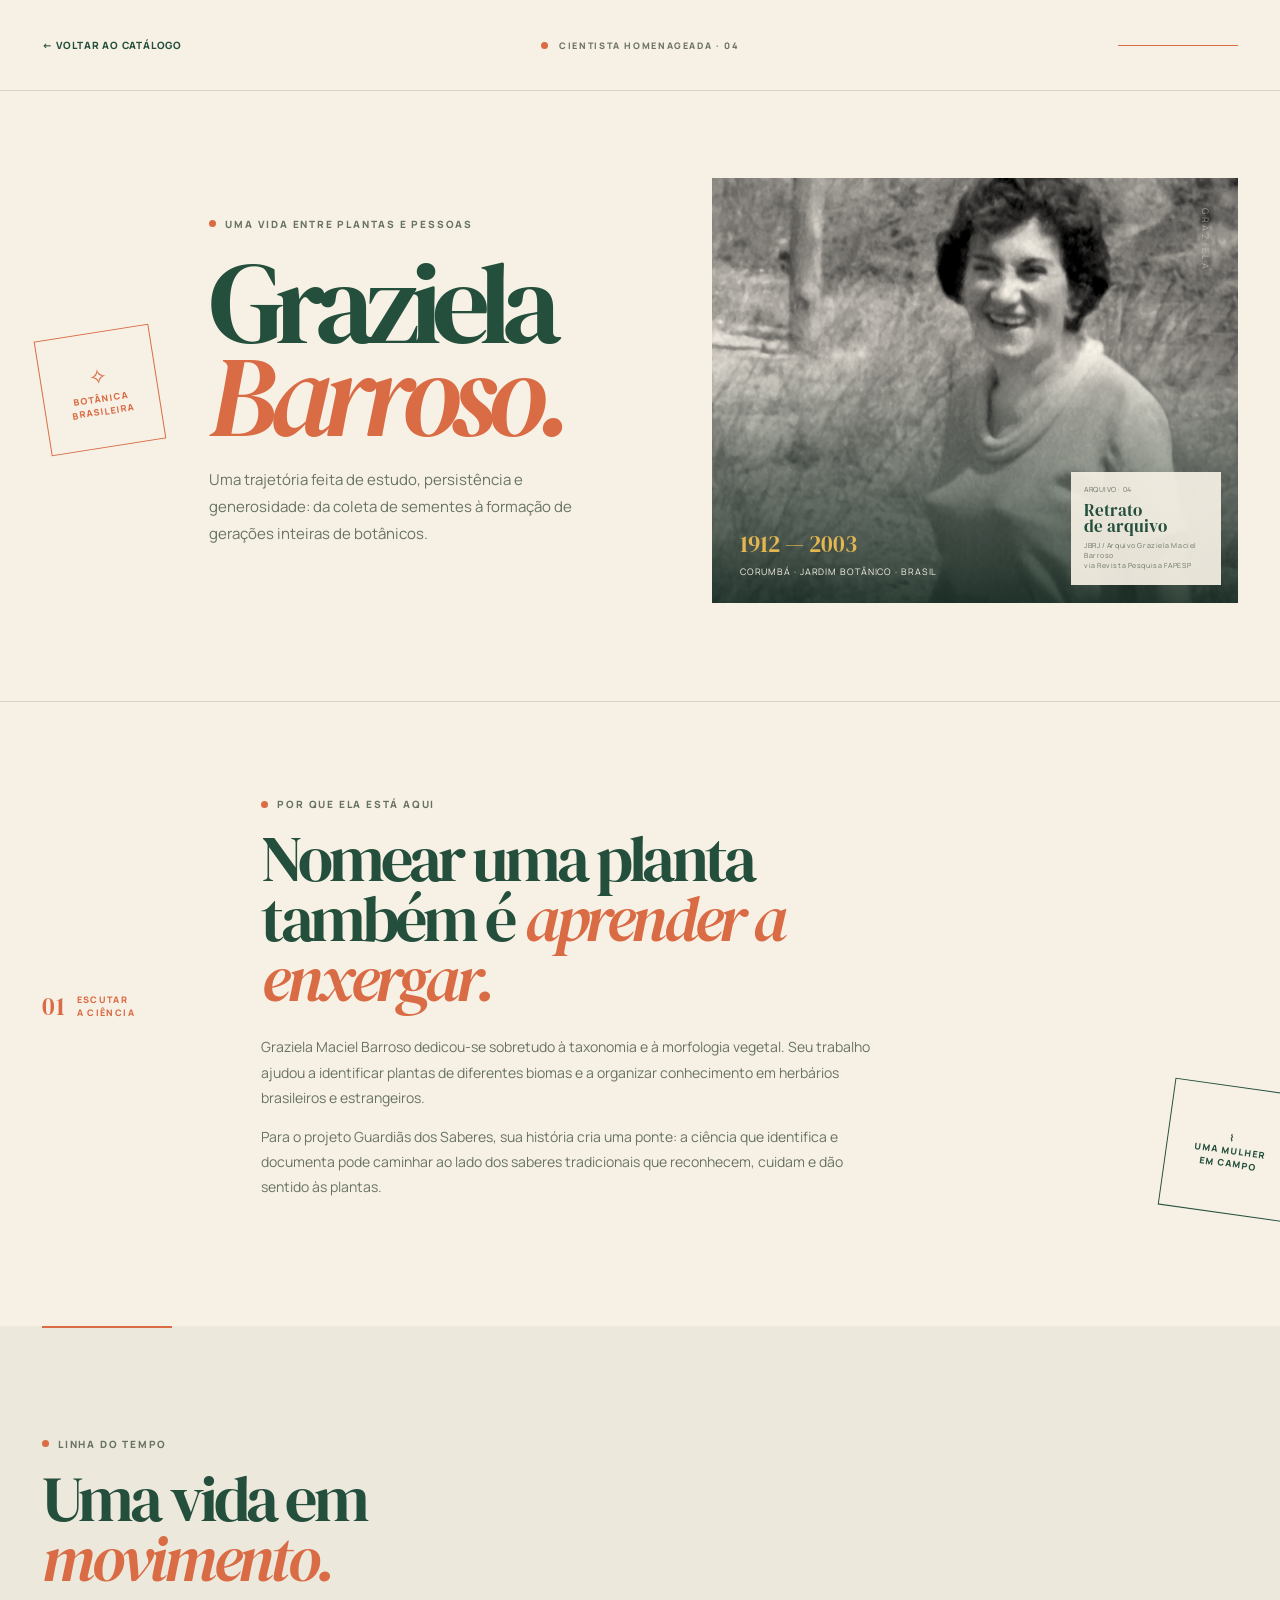
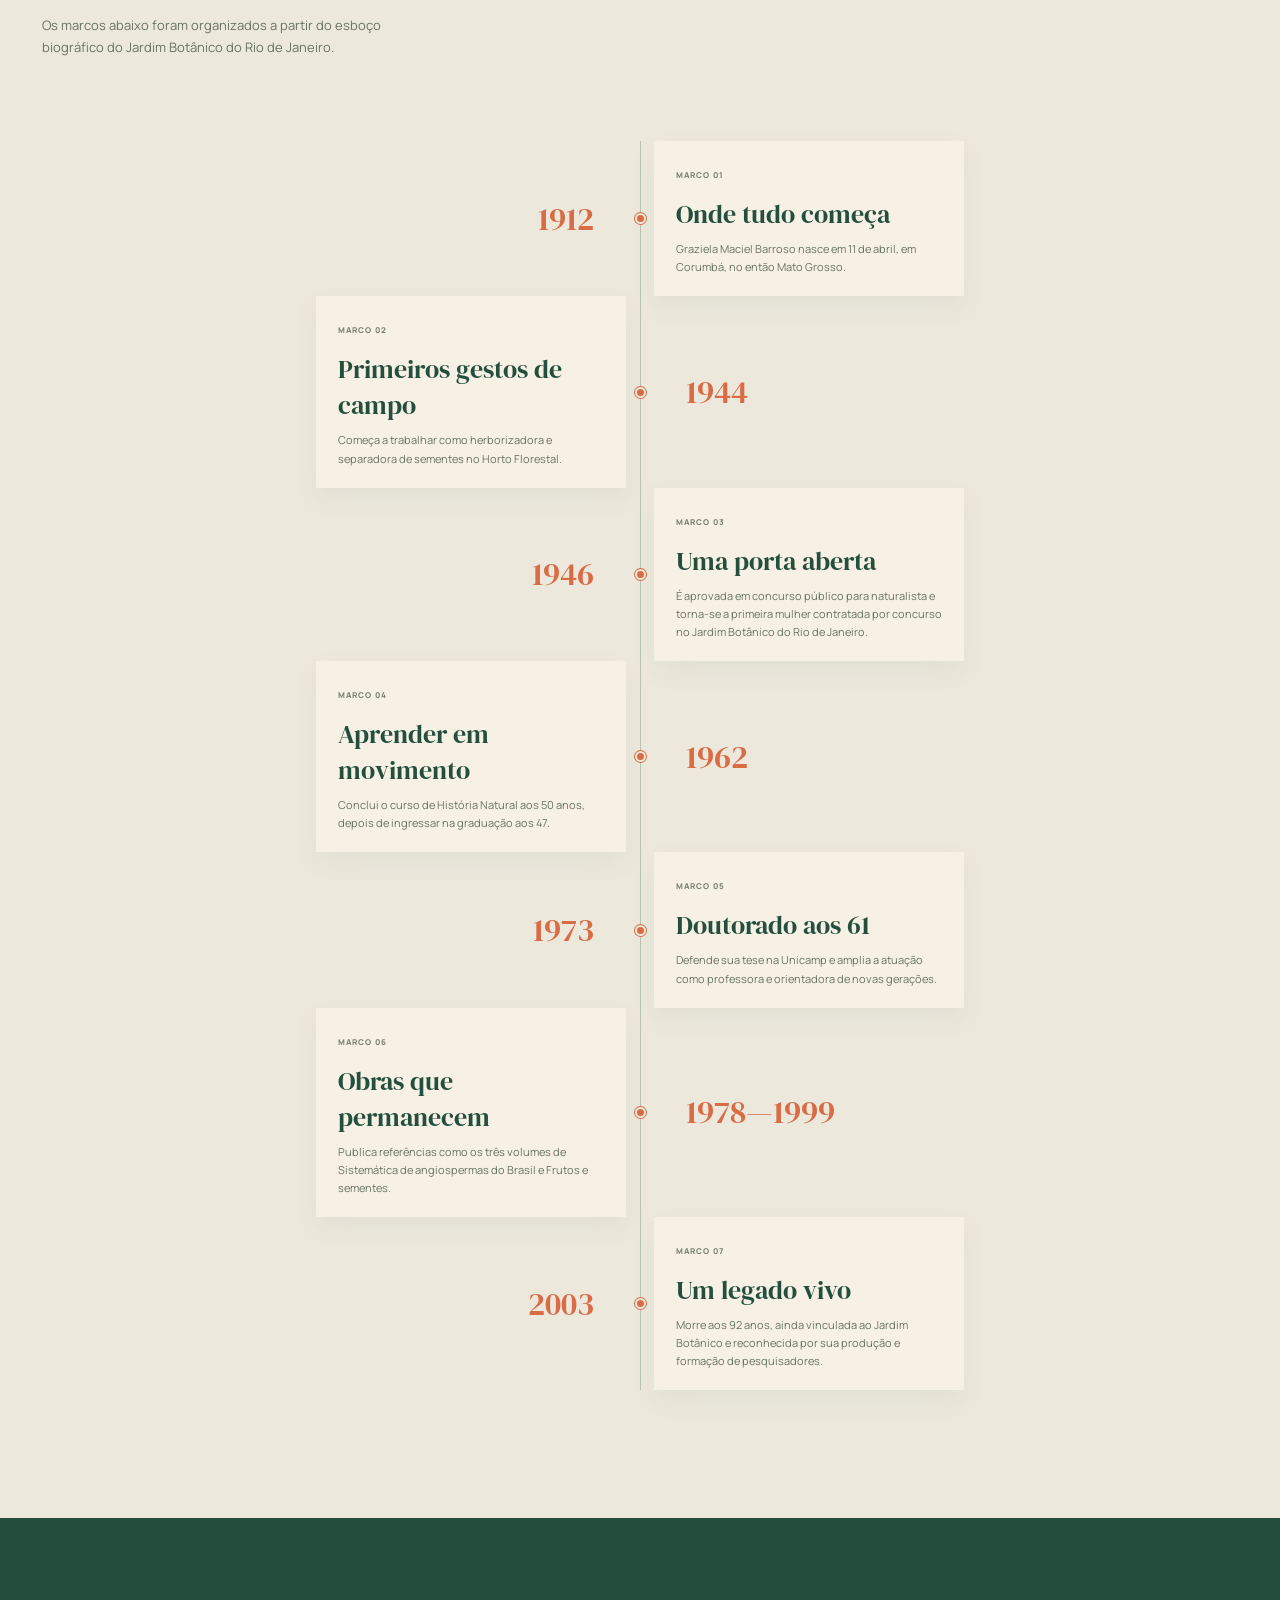
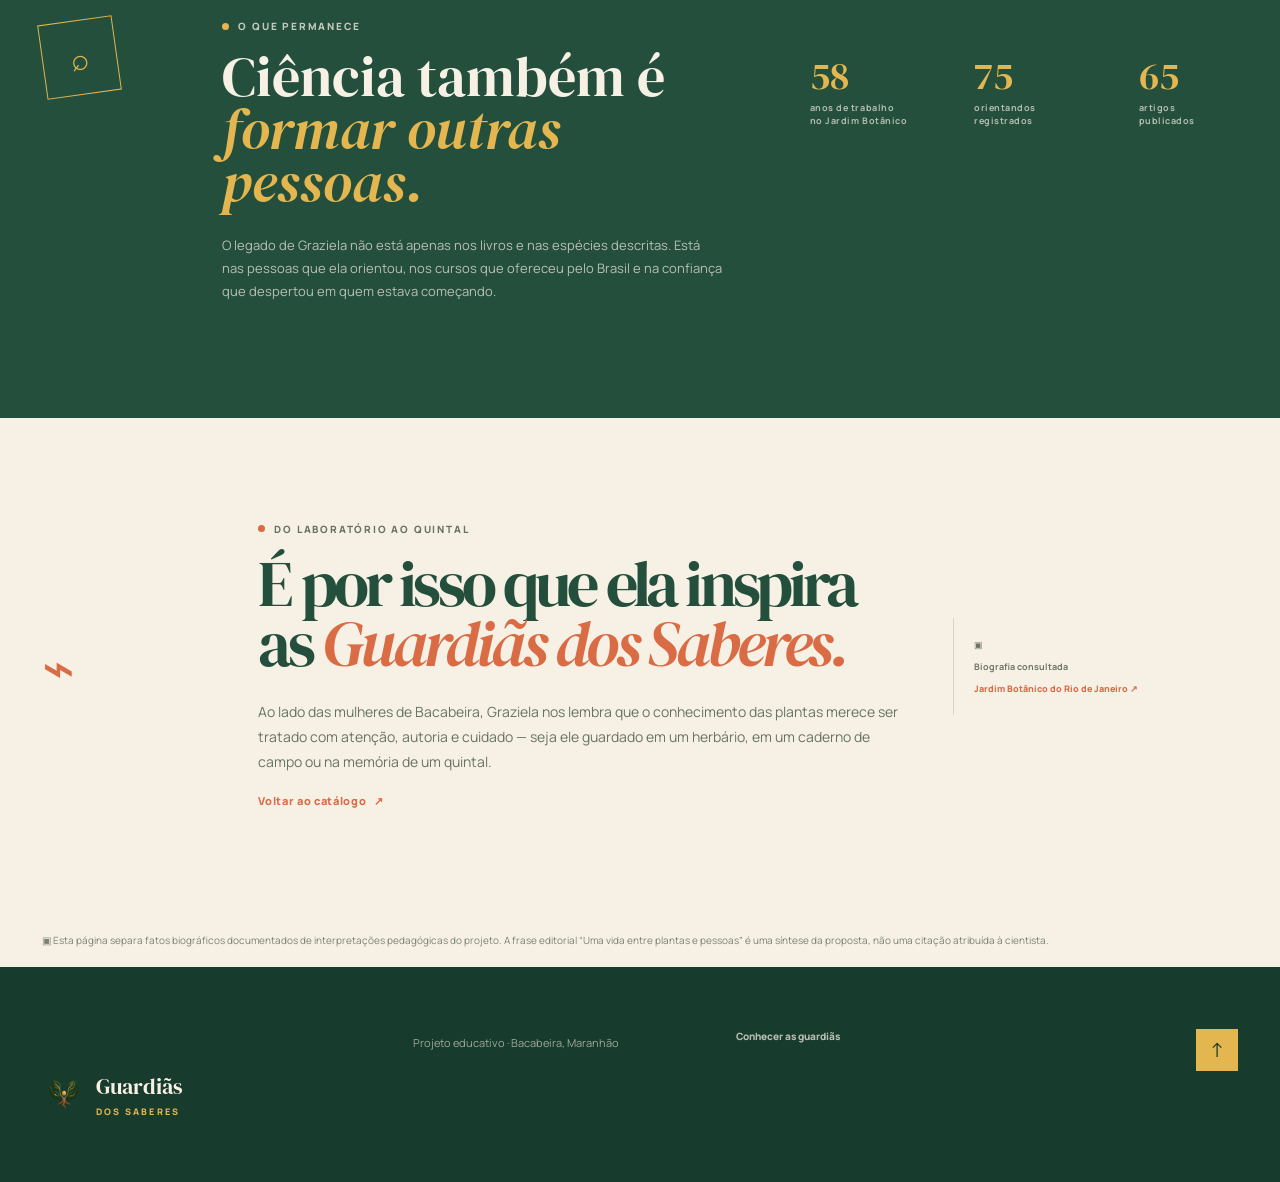
<file: graziela.html>
<!doctype html>
<html lang="pt-BR">
  <head>
    <meta charset="UTF-8" />
    <meta name="viewport" content="width=device-width, initial-scale=1" />
    <meta name="description" content="Trajetória de Graziela Barroso, cientista homenageada pelo projeto Guardiãs dos Saberes." />
    <title>Graziela Barroso · Guardiãs dos Saberes</title>
    <link rel="preconnect" href="https://fonts.googleapis.com" />
    <link rel="preconnect" href="https://fonts.gstatic.com" crossorigin />
    <link href="https://fonts.googleapis.com/css2?family=DM+Serif+Display:ital@0;1&family=Manrope:wght@400;500;600;700;800&display=swap" rel="stylesheet" />
    <link rel="stylesheet" href="css/style.css" />
  </head>
  <body data-page="graziela">
    <header class="sub-header"><a href="index.html" class="back-link">← Voltar ao catálogo</a><span><i></i> Cientista homenageada · 04</span><b></b></header>
    <main>
      <section class="graziela-hero"><div class="graziela-seal">✧<br /><span>BOTÂNICA<br />BRASILEIRA</span></div><div><p class="eyebrow"><i></i> Uma vida entre plantas e pessoas</p><h1>Graziela<br /><em>Barroso.</em></h1><p>Uma trajetória feita de estudo, persistência e generosidade: da coleta de sementes à formação de gerações inteiras de botânicos.</p></div><figure><img src="assets/graziela-barroso-arquivo.jpg" alt="Retrato histórico de Graziela Barroso" /><div></div><figcaption><strong>1912 — 2003</strong><span>Corumbá · Jardim Botânico · Brasil</span></figcaption><aside><span>ARQUIVO · 04</span><b>Retrato<br />de arquivo</b><em>JBRJ / Arquivo Graziela Maciel Barroso<br />via Revista Pesquisa FAPESP</em></aside></figure></section>
      <section class="graziela-intro"><div><b>01</b><span>Escutar<br />a ciência</span></div><div><p class="eyebrow"><i></i> Por que ela está aqui</p><h2>Nomear uma planta também é <em>aprender a enxergar.</em></h2><p>Graziela Maciel Barroso dedicou-se sobretudo à taxonomia e à morfologia vegetal. Seu trabalho ajudou a identificar plantas de diferentes biomas e a organizar conhecimento em herbários brasileiros e estrangeiros.</p><p>Para o projeto Guardiãs dos Saberes, sua história cria uma ponte: a ciência que identifica e documenta pode caminhar ao lado dos saberes tradicionais que reconhecem, cuidam e dão sentido às plantas.</p></div><div class="field-stamp">⌇<br />Uma mulher<br />em campo</div></section>
      <!-- LINHA DO TEMPO: os eventos são criados a partir de GRAZIELA_TIMELINE em js/app.js. -->
      <section class="timeline-section"><div class="timeline-head"><p class="eyebrow"><i></i> Linha do tempo</p><h2>Uma vida em<br /><em>movimento.</em></h2><p>Os marcos abaixo foram organizados a partir do esboço biográfico do Jardim Botânico do Rio de Janeiro.</p></div><div class="timeline" id="timeline"></div></section>
      <section class="legacy-section"><span>⌕</span><div><p class="eyebrow eyebrow-light"><i></i> O que permanece</p><h2>Ciência também é <em>formar outras pessoas.</em></h2><p>O legado de Graziela não está apenas nos livros e nas espécies descritas. Está nas pessoas que ela orientou, nos cursos que ofereceu pelo Brasil e na confiança que despertou em quem estava começando.</p></div><div class="legacy-numbers"><b>58<small>anos de trabalho<br />no Jardim Botânico</small></b><b>75<small>orientandos<br />registrados</small></b><b>65<small>artigos<br />publicados</small></b></div></section>
      <section class="connection-section"><span>⌁</span><div><p class="eyebrow"><i></i> Do laboratório ao quintal</p><h2>É por isso que ela inspira<br />as <em>Guardiãs dos Saberes.</em></h2><p>Ao lado das mulheres de Bacabeira, Graziela nos lembra que o conhecimento das plantas merece ser tratado com atenção, autoria e cuidado — seja ele guardado em um herbário, em um caderno de campo ou na memória de um quintal.</p><a class="text-link" href="index.html#catalogo">Voltar ao catálogo <span>↗</span></a></div><aside>▣<br /><b>Biografia consultada</b><a href="https://www.gov.br/jbrj/pt-br/assuntos/colecoes/arquivistica/graziela-maciel-barroso" target="_blank" rel="noreferrer">Jardim Botânico do Rio de Janeiro ↗</a></aside></section>
      <section class="source-note">▣ Esta página separa fatos biográficos documentados de interpretações pedagógicas do projeto. A frase editorial “Uma vida entre plantas e pessoas” é uma síntese da proposta, não uma citação atribuída à cientista.</section>
    </main>
    <footer class="site-footer"><div class="footer-grid"><a class="brand brand-light" href="index.html"><img src="assets/guardias-mark.png" alt="" /><span><strong>Guardiãs</strong><em>dos Saberes</em></span></a><p>Projeto educativo · Bacabeira, Maranhão</p><nav><a href="guardias.html">Conhecer as guardiãs</a></nav><a class="footer-top" href="#">↑</a></div></footer>
    <script src="js/app.js"></script>
  </body>
</html>
</file>
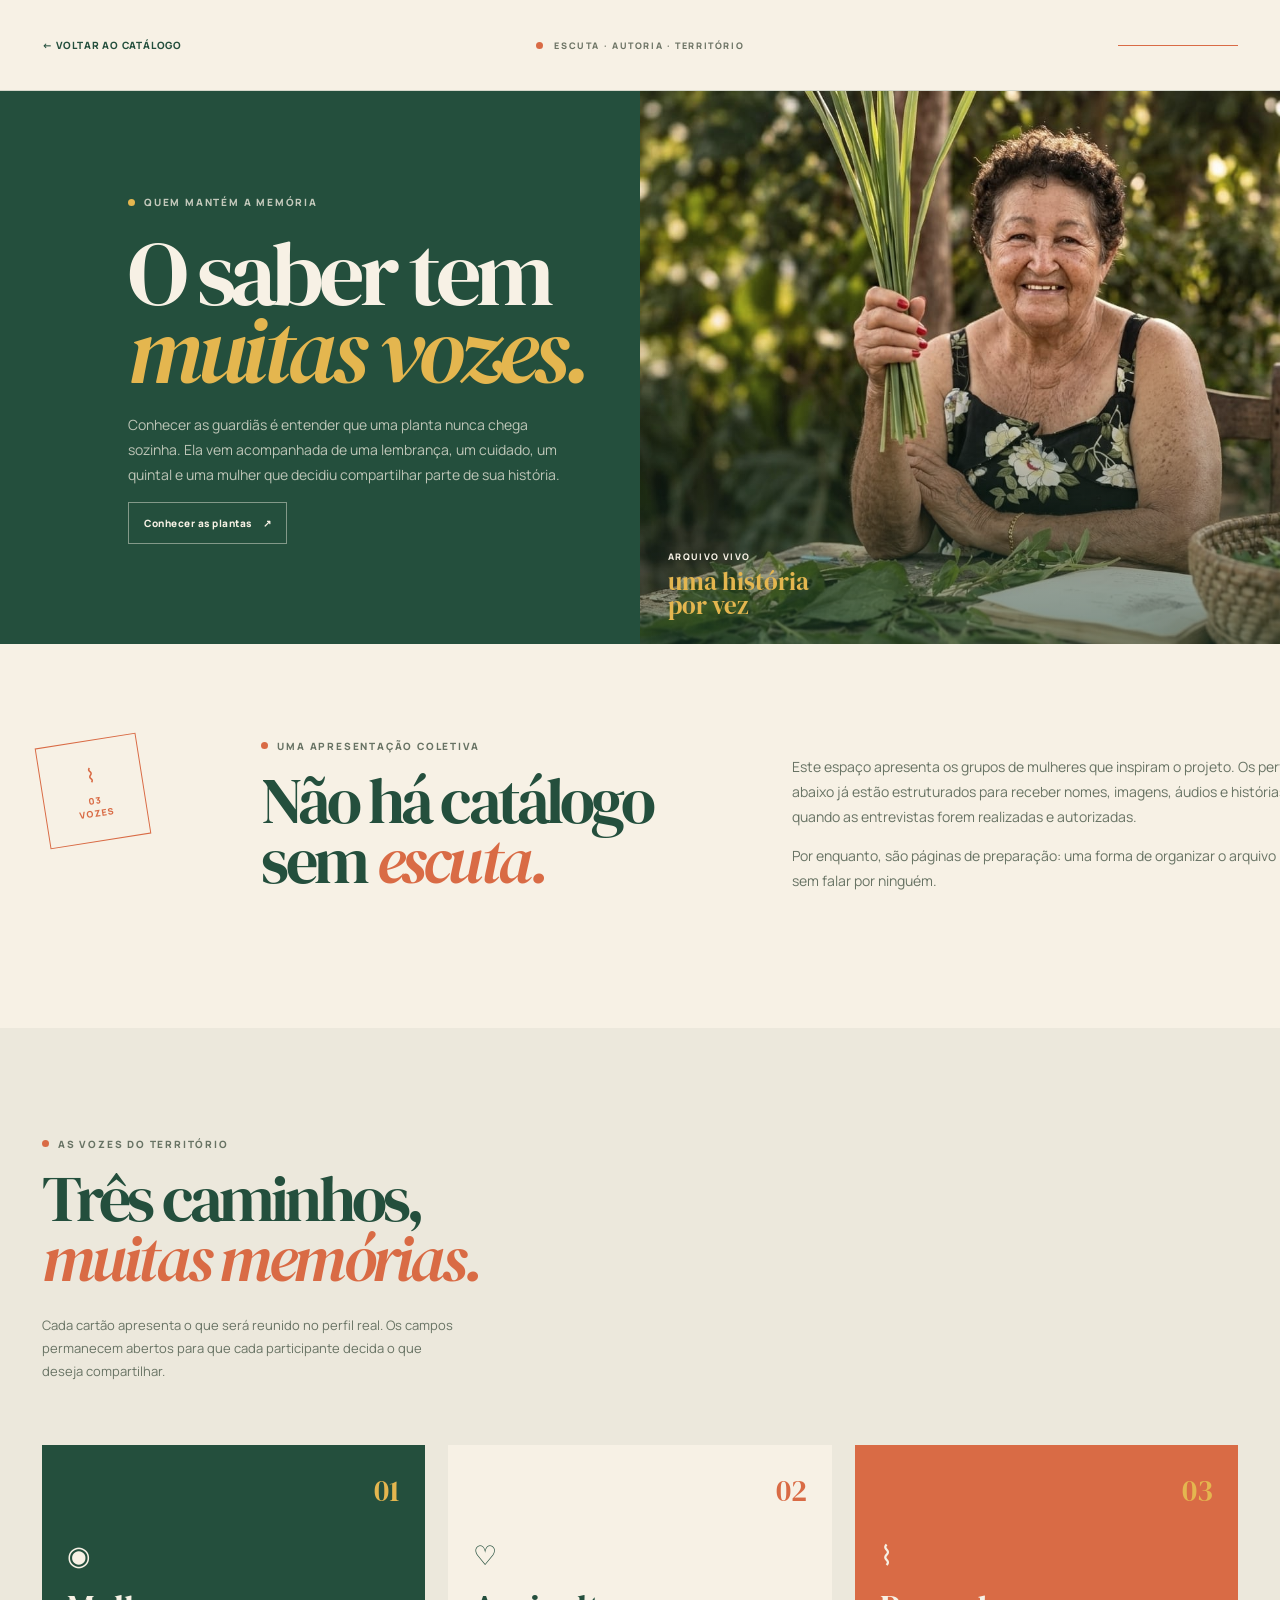
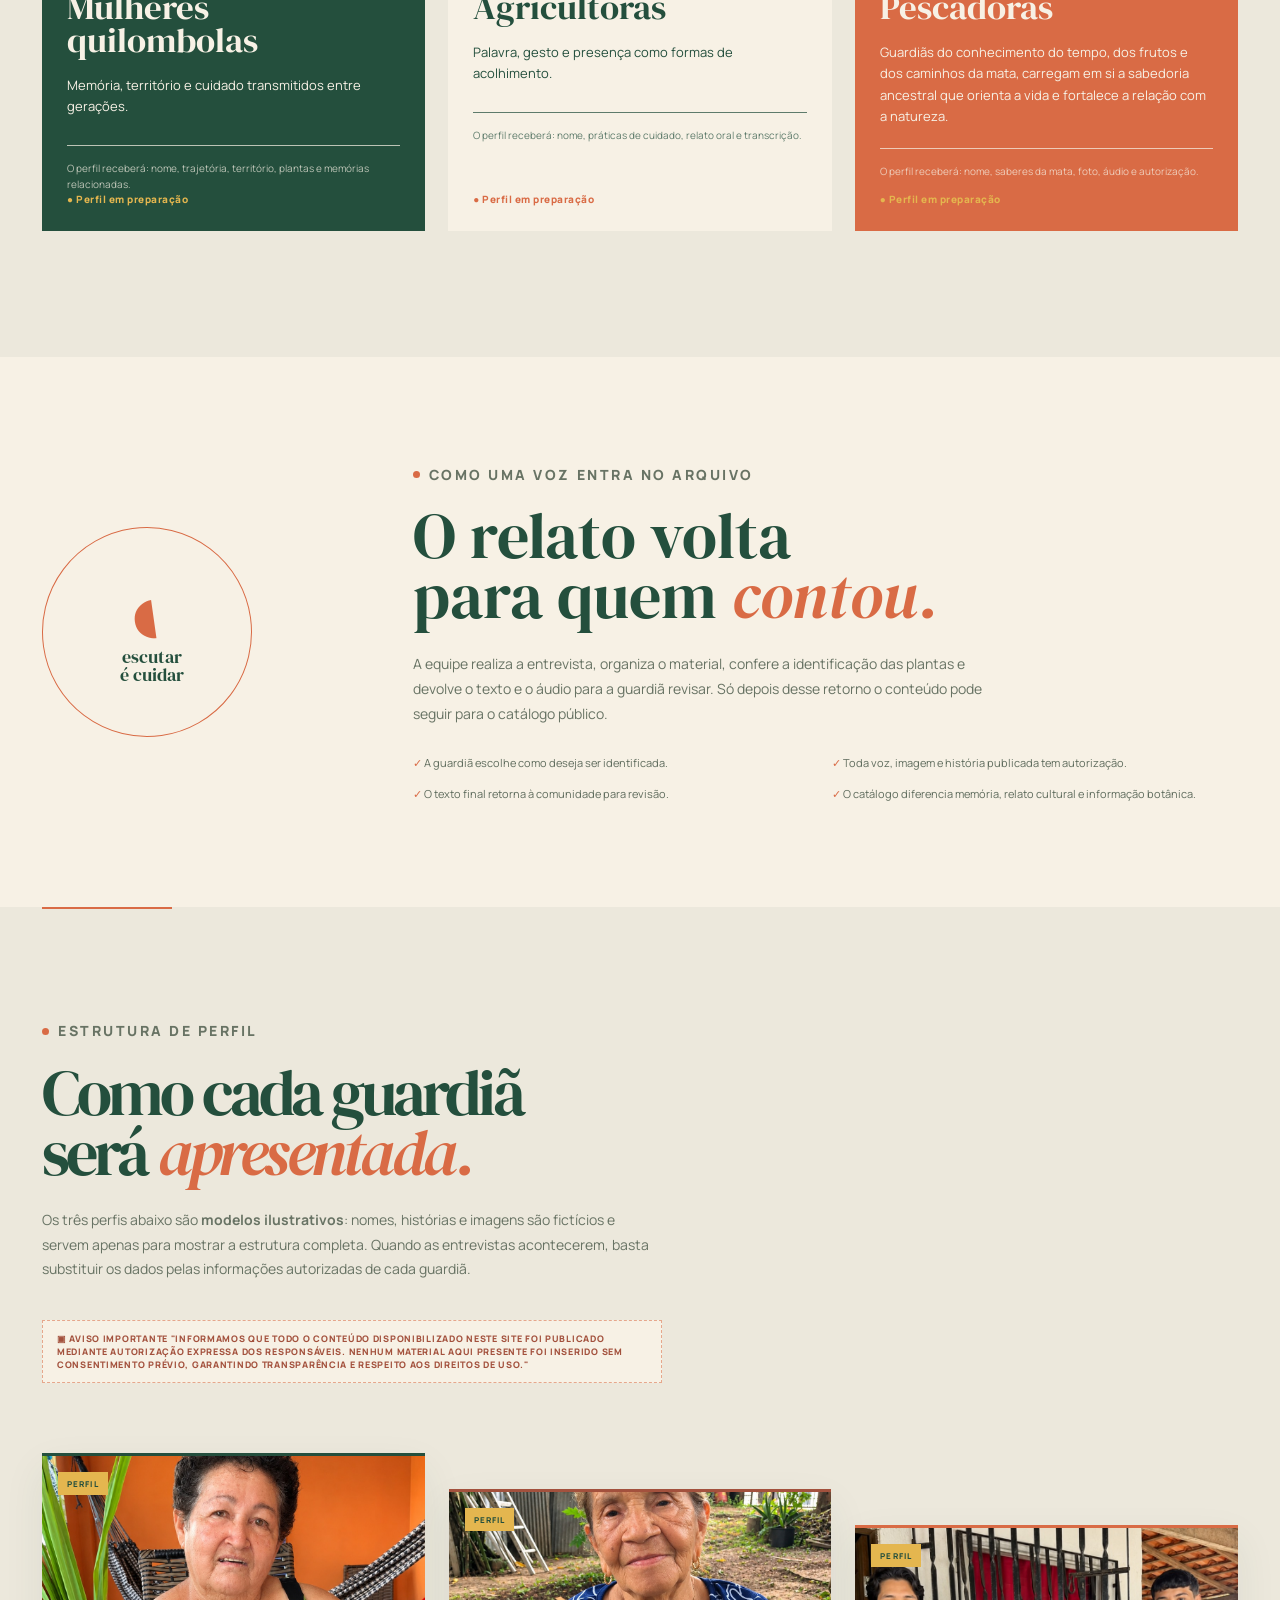
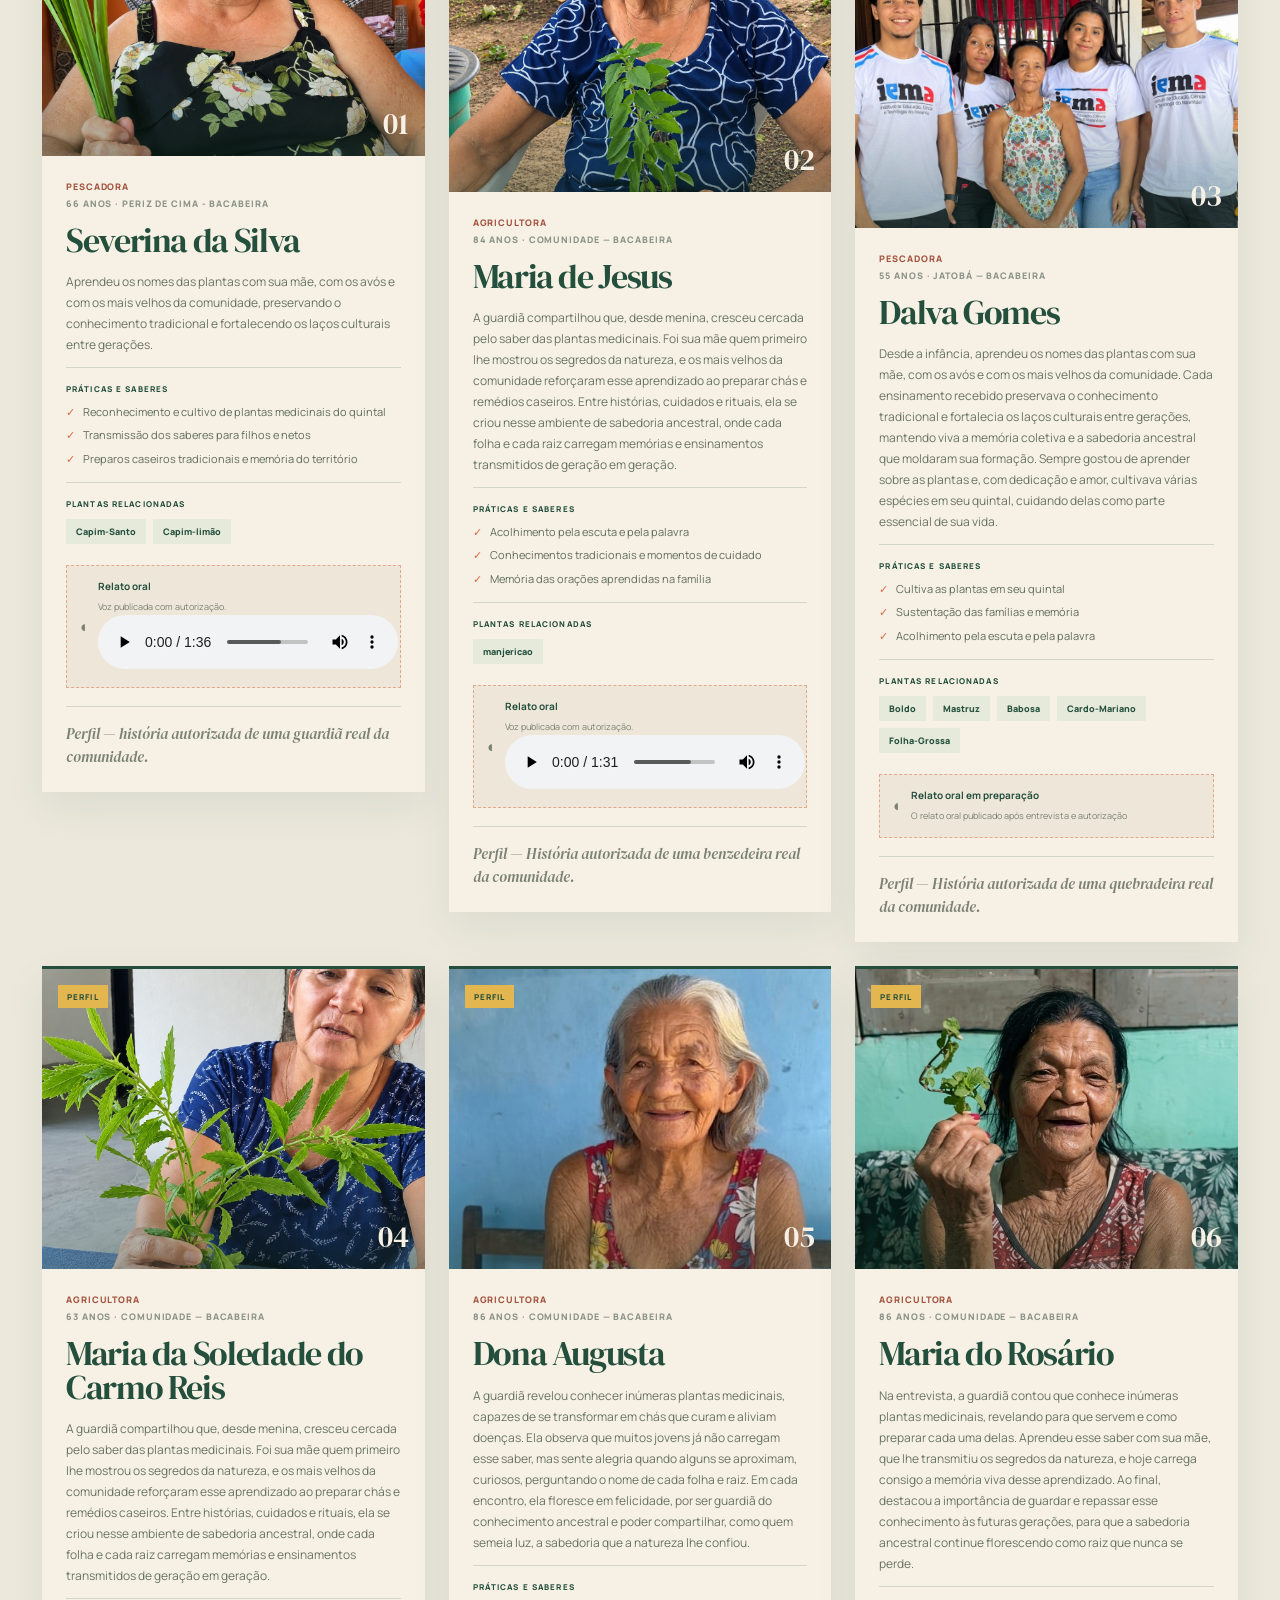
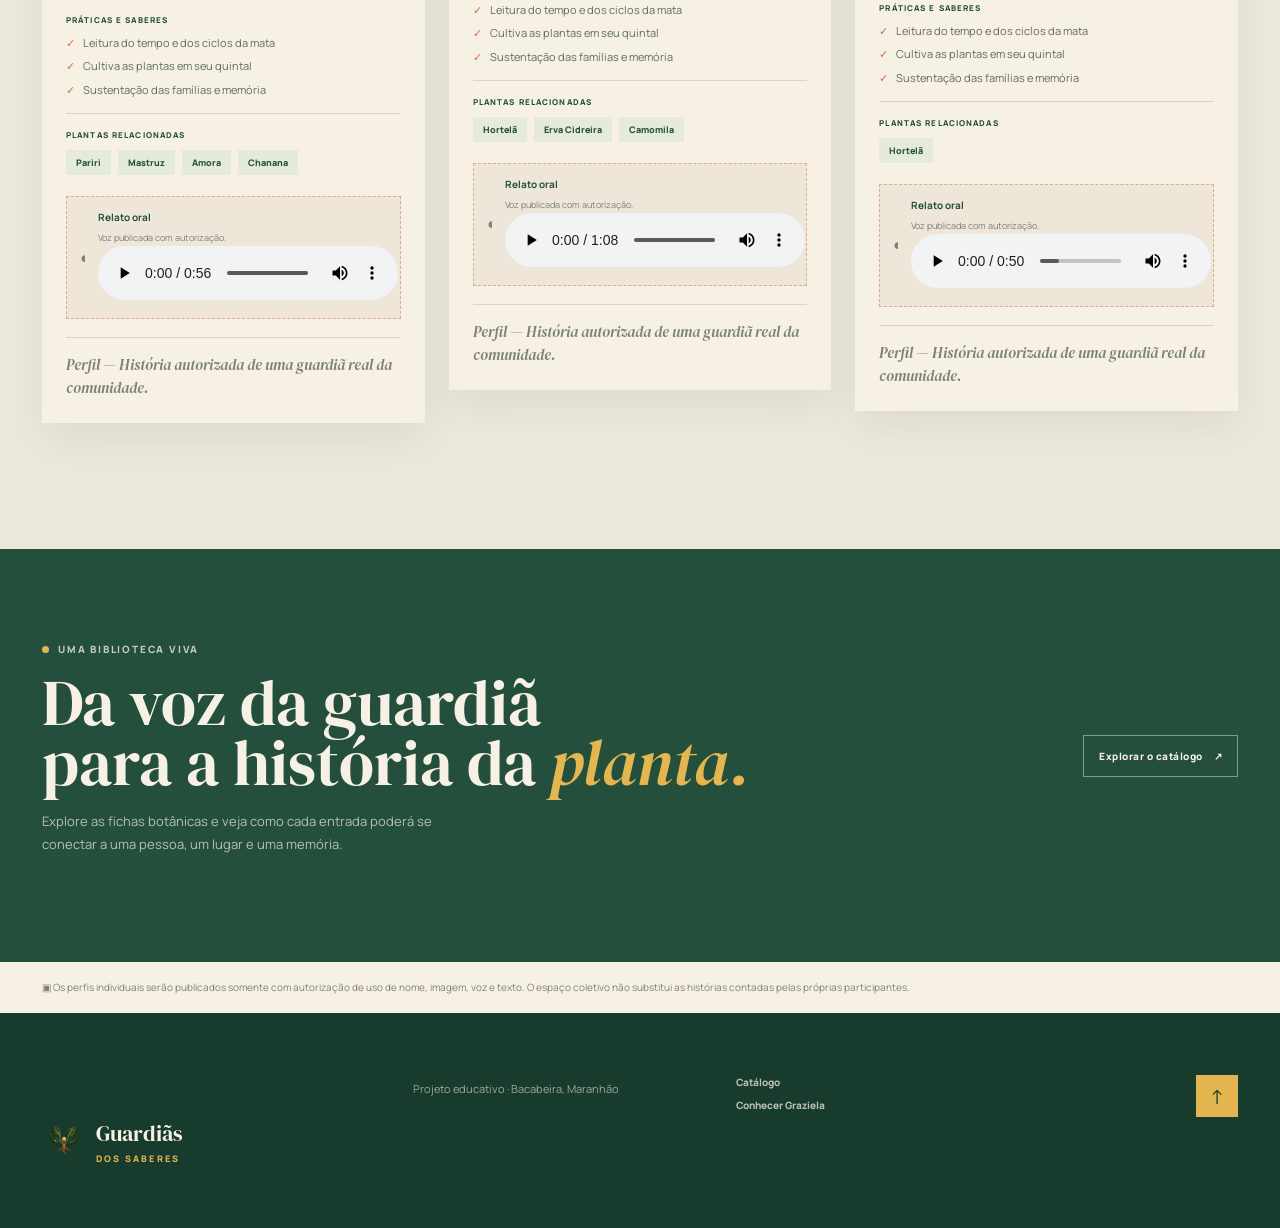
<file: guardias.html>
<!doctype html>
<html lang="pt-BR">
  <head>
    <meta charset="UTF-8" />
    <meta name="viewport" content="width=device-width, initial-scale=1" />
    <meta name="description" content="Perfis e saberes das Guardiãs dos Saberes." />
    <title>As Guardiãs · Guardiãs dos Saberes</title>
    <link rel="preconnect" href="https://fonts.googleapis.com" />
    <link rel="preconnect" href="https://fonts.gstatic.com" crossorigin />
    <link href="https://fonts.googleapis.com/css2?family=DM+Serif+Display:ital@0;1&family=Manrope:wght@400;500;600;700;800&display=swap" rel="stylesheet" />
    <link rel="stylesheet" href="css/style.css" />
  </head>
  <body data-page="guardias">
    <header class="sub-header"><a href="index.html" class="back-link">← Voltar ao catálogo</a><span><i></i> Escuta · autoria · território</span><b></b></header>
    <main>
      <section class="sub-hero guardias-hero">
        <div><p class="eyebrow eyebrow-light"><i></i> Quem mantém a memória</p><h1>O saber tem<br /><em>muitas vozes.</em></h1><p>Conhecer as guardiãs é entender que uma planta nunca chega sozinha. Ela vem acompanhada de uma lembrança, um cuidado, um quintal e uma mulher que decidiu compartilhar parte de sua história.</p><a class="outline-button" href="index.html#catalogo">Conhecer as plantas <span>↗</span></a></div>
        <figure><img src="assets/capa02.jpeg" alt="Mulher segurando uma folha em um quintal" /><figcaption><span>ARQUIVO VIVO</span><strong>uma história<br />por vez</strong></figcaption></figure>
      </section>

      <section class="guardias-intro"><div class="intro-seal">⌇<br /><span>03<br />VOZES</span></div><div><p class="eyebrow"><i></i> Uma apresentação coletiva</p><h2>Não há catálogo<br />sem <em>escuta.</em></h2></div><div><p>Este espaço apresenta os grupos de mulheres que inspiram o projeto. Os perfis abaixo já estão estruturados para receber nomes, imagens, áudios e histórias quando as entrevistas forem realizadas e autorizadas.</p><p>Por enquanto, são páginas de preparação: uma forma de organizar o arquivo sem falar por ninguém.</p></div></section>

      <!-- CARTÕES COLETIVOS: altere os textos gerais dos grupos nesta área. -->
      <section class="voices-section"><div class="section-copy"><p class="eyebrow"><i></i> As vozes do território</p><h2>Três caminhos,<br /><em>muitas memórias.</em></h2><p>Cada cartão apresenta o que será reunido no perfil real. Os campos permanecem abertos para que cada participante decida o que deseja compartilhar.</p></div><div class="voice-cards"><article class="voice-card green"><b>01</b><span>◉</span><h3>Mulheres quilombolas</h3><p>Memória, território e cuidado transmitidos entre gerações.</p><small>O perfil receberá: nome, trajetória, território, plantas e memórias relacionadas.</small><em>● Perfil em preparação</em></article><article class="voice-card paper"><b>02</b><span>♡</span><h3>Agricultoras</h3><p>Palavra, gesto e presença como formas de acolhimento.</p><small>O perfil receberá: nome, práticas de cuidado, relato oral e transcrição.</small><em>● Perfil em preparação</em></article><article class="voice-card clay"><b>03</b><span>⌇</span><h3>Pescadoras</h3><p>Guardiãs do conhecimento do tempo, dos frutos e dos caminhos da mata, carregam em si a sabedoria ancestral que orienta a vida e fortalece a relação com a natureza.</p><small>O perfil receberá: nome, saberes da mata, foto, áudio e autorização.</small><em>● Perfil em preparação</em></article></div></section>

      <section class="listening-section"><div class="listening-mark">◖<span>escutar<br />é cuidar</span></div><div><p class="eyebrow"><i></i> Como uma voz entra no arquivo</p><h2>O relato volta<br />para quem <em>contou.</em></h2><p>A equipe realiza a entrevista, organiza o material, confere a identificação das plantas e devolve o texto e o áudio para a guardiã revisar. Só depois desse retorno o conteúdo pode seguir para o catálogo público.</p><div class="principles"><span>✓ A guardiã escolhe como deseja ser identificada.</span><span>✓ Toda voz, imagem e história publicada tem autorização.</span><span>✓ O texto final retorna à comunidade para revisão.</span><span>✓ O catálogo diferencia memória, relato cultural e informação botânica.</span></div></div></section>

      <!-- ==========================================================
        PERFIS MODELO
        NÃO coloque um cartão novo manualmente neste HTML. O JavaScript
        cria todos os perfis a partir do array MODEL_PROFILES em js/app.js.
        Para adicionar uma guardiã, copie um objeto nesse array.
      =========================================================== -->
      <section class="profiles-section" id="perfis"><div class="profiles-heading"><p class="eyebrow"><i></i> Estrutura de perfil</p><h2>Como cada guardiã<br />será <em>apresentada.</em></h2><p>Os três perfis abaixo são <strong>modelos ilustrativos</strong>: nomes, histórias e imagens são fictícios e servem apenas para mostrar a estrutura completa. Quando as entrevistas acontecerem, basta substituir os dados pelas informações autorizadas de cada guardiã.</p><span>▣ Aviso Importante "Informamos que todo o conteúdo disponibilizado neste site foi publicado mediante autorização expressa dos responsáveis. Nenhum material aqui presente foi inserido sem consentimento prévio, garantindo transparência e respeito aos direitos de uso."</span></div><div class="profile-grid" id="profile-grid"></div></section>

      <section class="guardias-cta"><div><p class="eyebrow eyebrow-light"><i></i> Uma biblioteca viva</p><h2>Da voz da guardiã<br />para a história da <em>planta.</em></h2><p>Explore as fichas botânicas e veja como cada entrada poderá se conectar a uma pessoa, um lugar e uma memória.</p></div><a class="outline-button" href="index.html#catalogo">Explorar o catálogo <span>↗</span></a></section>
      <section class="source-note">▣ Os perfis individuais serão publicados somente com autorização de uso de nome, imagem, voz e texto. O espaço coletivo não substitui as histórias contadas pelas próprias participantes.</section>
    </main>
    <footer class="site-footer"><div class="footer-grid"><a class="brand brand-light" href="index.html"><img src="assets/guardias-mark.png" alt="" /><span><strong>Guardiãs</strong><em>dos Saberes</em></span></a><p>Projeto educativo · Bacabeira, Maranhão</p><nav><a href="index.html#catalogo">Catálogo</a><a href="graziela.html">Conhecer Graziela</a></nav><a class="footer-top" href="#">↑</a></div></footer>
    <script src="js/app.js"></script>
  </body>
</html>
</file>
<file: css/style.css>
/* ==============================================================
   GUARDIÃS DOS SABERES — FOLHA DE ESTILOS
   Paleta e identidade visual: altere as variáveis abaixo para mudar
   cores globais. Os blocos seguintes estão organizados por página.
================================================================ */
:root { --forest:#244f3d; --deep:#173b2d; --paper:#f7f1e5; --mist:#ece8dc; --clay:#d96b45; --seed:#e4b64f; --ink:#5f6c5d; --line:rgba(36,79,61,.16); --serif:"DM Serif Display",Georgia,serif; --sans:"Manrope",Arial,sans-serif; --ease:cubic-bezier(.23,1,.32,1); }
* { box-sizing:border-box; }
[hidden] { display:none !important; }
html { scroll-behavior:smooth; }
body { margin:0; color:var(--forest); background:var(--paper); font-family:var(--sans); -webkit-font-smoothing:antialiased; }
img { max-width:100%; }
a { color:inherit; text-decoration:none; }
button,input { font:inherit; }
button { cursor:pointer; }
.skip-link { position:fixed; top:-60px; left:16px; z-index:99; padding:10px 14px; background:var(--paper); border:1px solid var(--forest); }
.skip-link:focus { top:16px; }
.eyebrow { display:flex; align-items:center; gap:9px; margin:0; color:#687364; font-size:10px; font-weight:800; letter-spacing:.18em; line-height:1.2; text-transform:uppercase; }
.eyebrow i { width:7px; height:7px; display:block; flex:0 0 auto; border-radius:50%; background:var(--clay); }
.eyebrow-light { color:rgba(247,241,229,.76); }.eyebrow-light i { background:var(--seed); }
.text-link { display:inline-flex; align-items:center; gap:8px; padding:0; border:0; background:transparent; color:var(--clay); font-size:11px; font-weight:900; letter-spacing:.06em; }.text-link:hover { gap:12px; color:var(--forest); }
.outline-button,.primary-button { display:inline-flex; align-items:center; gap:11px; padding:13px 15px; border:1px solid rgba(247,241,229,.45); color:var(--paper); font-size:10px; font-weight:900; letter-spacing:.05em; }.outline-button:hover,.primary-button:hover { background:var(--seed); border-color:var(--seed); color:var(--deep); }

/* ==============================================================
   CABEÇALHO E NAVEGAÇÃO
================================================================ */
.site-header { background:var(--paper); position:relative; z-index:20; }.top-note { height:28px; display:flex; justify-content:center; align-items:center; gap:13px; color:#69725f; font-size:9px; font-weight:800; letter-spacing:.22em; text-transform:uppercase; }.top-note span { width:30px; height:1px; background:var(--clay); }.top-note span:last-child { width:50px; opacity:.4; }
.nav-shell { min-height:84px; max-width:1380px; margin:auto; padding:15px 42px 17px; display:flex; align-items:center; gap:28px; border-bottom:1px solid var(--line); }.brand { display:inline-flex; align-items:center; gap:10px; }.brand img { width:44px; height:44px; object-fit:contain; }.brand span { display:flex; flex-direction:column; line-height:.9; }.brand strong { font:400 22px var(--serif); }.brand em { margin-top:7px; color:var(--clay); font-size:9px; font-style:normal; font-weight:800; letter-spacing:.23em; text-transform:uppercase; }.main-nav { display:flex; align-items:center; gap:25px; margin-left:auto; }.main-nav a { color:#5f6c5d; font-size:10px; font-weight:800; letter-spacing:.05em; }.main-nav a:hover { color:var(--clay); }.main-nav b { color:var(--clay); font-size:9px; }.nav-cta { padding:12px 15px; background:var(--forest); color:var(--paper); font-size:10px; font-weight:800; letter-spacing:.05em; }.nav-cta:hover { background:var(--clay); }.nav-toggle { display:none; border:0; background:transparent; color:var(--forest); font-size:25px; }

/* ==============================================================
   PÁGINA INICIAL — HERO E INTRODUÇÃO
================================================================ */
.hero { min-height:690px; display:grid; grid-template-columns:47% 53%; background:var(--forest); color:var(--paper); }.hero-copy { padding:106px 6vw 84px max(42px,calc((100vw - 1296px)/2)); }.hero h1,.intro-section h2,.section-head h2,.guardians-callout h2,.method-head h2,.graziela-callout h2 { margin:30px 0 23px; max-width:590px; font:400 clamp(54px,6.2vw,91px)/.91 var(--serif); letter-spacing:-.055em; }.hero h1 em,.section-head h2 em,.guardians-callout h2 em,.method-head h2 em,.graziela-callout h2 em { color:var(--seed); font-style:italic; }.hero-text { max-width:410px; margin:0; color:rgba(247,241,229,.75); font-size:14px; line-height:1.75; }.hero-link { display:inline-flex; align-items:center; gap:14px; margin-top:45px; color:var(--paper); font-size:11px; font-weight:900; letter-spacing:.07em; }.hero-link span { width:36px; height:36px; display:grid; place-items:center; border:1px solid rgba(247,241,229,.42); font-size:22px; }.hero-link:hover span { background:var(--seed); border-color:var(--seed); color:var(--forest); }
.hero-photo { position:relative; min-height:690px; overflow:hidden; background:#b8c0a7; }.hero-photo>img { width:100%; height:100%; position:absolute; inset:0; object-fit:cover; object-position:54% center; filter:saturate(.82) contrast(.97); }.hero-photo-shade { position:absolute; inset:0; background:linear-gradient(90deg,rgba(36,79,61,.54),transparent 38%),linear-gradient(0deg,rgba(18,44,33,.42),transparent 35%); }.hero-leaf { position:absolute; top:12%; right:25%; color:var(--paper); font-size:52px; transform:rotate(-23deg); }.hero-caption { position:absolute; left:40px; bottom:42px; display:flex; align-items:end; gap:12px; font-size:10px; font-weight:900; letter-spacing:.08em; text-transform:uppercase; }.hero-caption b { color:var(--seed); font:400 24px var(--serif); }.hero-stat { position:absolute; right:0; bottom:0; width:215px; padding:23px 24px 20px; background:var(--paper); color:var(--forest); }.hero-stat small { color:#6d7465; font-size:9px; font-weight:800; letter-spacing:.14em; text-transform:uppercase; }.hero-stat strong { display:block; margin:18px 0; font-size:10px; letter-spacing:.06em; text-transform:uppercase; }.hero-stat strong b { margin-right:9px; color:var(--clay); font:400 47px/.75 var(--serif); letter-spacing:-.05em; }.hero-stat span { display:block; padding-top:12px; border-top:1px solid var(--line); color:#6d7465; font-size:9px; font-weight:800; }
.intro-section { max-width:1280px; margin:auto; padding:102px 42px 108px; display:grid; grid-template-columns:17% 42% 41%; align-items:start; }.intro-seal { width:102px; height:102px; display:grid; place-content:center; text-align:center; border:1px solid var(--clay); color:var(--clay); font-size:19px; transform:rotate(-9deg); }.intro-seal span { margin-top:6px; font-size:9px; font-weight:900; letter-spacing:.12em; }.intro-section h2 { margin:18px 0 0; color:var(--forest); font-size:clamp(38px,4.1vw,59px); }.intro-copy { max-width:415px; padding-top:10px; }.intro-copy p { margin:0 0 25px; color:#687364; font-size:15px; line-height:1.8; }

/* ==============================================================
   CATÁLOGO — o conteúdo dos cartões é criado em js/app.js
================================================================ */
.catalog-section { position:relative; padding:108px max(42px,calc((100vw - 1296px)/2)) 120px; background:var(--mist); }.catalog-section:before,.profiles-section:before,.timeline-section:before { content:""; position:absolute; top:0; left:max(42px,calc((100vw - 1296px)/2)); width:130px; border-top:2px solid var(--clay); }.section-head { display:flex; justify-content:space-between; align-items:end; }.section-head h2 { margin:18px 0 0; color:var(--forest); font-size:clamp(46px,5.2vw,75px); }.section-head h2 em { color:var(--clay); }.section-aside { color:#6d7465; font-size:10px; font-weight:900; letter-spacing:.14em; line-height:1.4; text-align:right; text-transform:uppercase; }.section-aside b { color:var(--clay); font:400 29px var(--serif); }
.catalog-toolbar { display:flex; justify-content:space-between; gap:30px; margin:63px 0 34px; padding-bottom:15px; border-bottom:1px solid var(--line); }.search-box { min-width:min(100%,420px); display:flex; align-items:center; gap:12px; color:var(--forest); }.search-box span { font-size:22px; }.search-box input { width:100%; border:0; outline:0; background:transparent; color:var(--forest); font-size:12px; }.search-box input::placeholder { color:#8b9287; }.search-box button { border:0; background:transparent; color:#7b8275; font-size:22px; }.filter-tabs { display:flex; gap:20px; overflow:auto; }.filter-tabs button { padding:8px 0; border:0; border-bottom:2px solid transparent; background:transparent; color:#7b8275; font-size:10px; font-weight:900; letter-spacing:.08em; white-space:nowrap; }.filter-tabs button.active { border-color:var(--clay); color:var(--forest); }
.catalog-grid { display:grid; grid-template-columns:repeat(3,minmax(0,1fr)); gap:22px; }.plant-card { min-width:0; background:var(--paper); transition:transform .25s var(--ease),box-shadow .25s var(--ease); }.plant-card:nth-child(2) { margin-top:38px; }.plant-card:nth-child(3) { margin-top:76px; }.plant-card:hover { transform:translateY(-6px); box-shadow:0 18px 35px rgba(36,79,61,.12); }.plant-image { position:relative; height:250px; overflow:hidden; background:#b8c0a7; }.plant-image img { width:100%; height:100%; object-fit:cover; transition:transform .45s var(--ease); }.plant-card:hover .plant-image img { transform:scale(1.03); }.plant-image:after { content:""; position:absolute; inset:0; background:linear-gradient(0deg,rgba(23,59,45,.52),transparent 45%); }.plant-image small { position:absolute; z-index:1; top:18px; left:19px; color:var(--paper); font-size:9px; font-weight:900; letter-spacing:.18em; }.plant-open { position:absolute; z-index:1; right:16px; bottom:16px; width:38px; height:38px; border:0; background:var(--paper); color:var(--forest); font-size:18px; }.plant-open:hover { background:var(--clay); color:var(--paper); }
.plant-body { padding:23px 24px 26px; }.plant-meta { display:flex; justify-content:space-between; gap:12px; align-items:center; }.status { padding:5px 8px; font-size:8px; font-weight:900; letter-spacing:.08em; text-transform:uppercase; }.status.warm { color:#a05639; background:#f1ddc7; }.status.green { color:#52705a; background:#d7e1d2; }.status.clay { color:#a3513d; background:#ecd2c8; }.plant-meta em { color:#8b9287; font-size:9px; }.plant-body h3 { margin:27px 0 2px; font:400 34px/1 var(--serif); letter-spacing:-.04em; }.scientific { margin:0; color:#7b8275; font-size:12px; font-style:italic; }.plant-body p:not(.scientific) { min-height:66px; margin:20px 0 25px; color:#687364; font-size:15px; line-height:1.65; text-align:justify;  white-space:pre-line; word-spacing:0.05em;}.open-link { border:0; background:transparent; color:var(--clay); font-size:11px; font-weight:900; letter-spacing:.06em; }.open-link:hover { color:var(--forest); }.catalog-footer { display:flex; justify-content:space-between; gap:20px; margin-top:47px; padding-top:18px; border-top:1px solid var(--line); color:#7b8275; font-size:9px; letter-spacing:.05em; }.catalog-footer span i { width:7px; height:7px; display:inline-block; margin-right:8px; border-radius:50%; background:var(--clay); }.empty-state { padding:45px; color:#687364; text-align:center; }.empty-state h3 { margin:10px; font:400 28px var(--serif); color:var(--forest); }.empty-state button { border:0; background:transparent; color:var(--clay); font-weight:800; }

/* MODAIS DE PLANTA E QR CODE */
.modal-backdrop { position:fixed; z-index:70; inset:0; display:grid; place-items:center; padding:25px; background:rgba(16,39,29,.72); backdrop-filter:blur(8px); }.plant-modal { width:min(900px,100%); max-height:calc(100vh - 50px); display:grid; grid-template-columns:43% 57%; position:relative; overflow:auto; background:var(--paper); box-shadow:0 25px 80px rgba(12,31,23,.4); }.modal-close { position:absolute; z-index:4; top:15px; right:15px; width:36px; height:36px; border:0; background:var(--paper); color:var(--forest); font-size:23px; }.modal-close:hover { background:var(--clay); color:var(--paper); }.plant-modal-image { min-height:500px; position:relative; }.plant-modal-image img { width:100%; height:100%; object-fit:cover; }.plant-modal-image:after { content:""; position:absolute; inset:0; background:linear-gradient(0deg,rgba(23,59,45,.55),transparent 48%); }.plant-modal-image div { position:absolute; z-index:2; left:24px; right:24px; bottom:24px; display:flex; justify-content:space-between; color:var(--paper); font-size:9px; font-weight:900; letter-spacing:.15em; }.plant-modal-image b { padding:13px 9px; background:var(--paper); color:var(--forest); }.plant-modal-content { padding:52px 47px 39px; }.plant-modal-content h2,.qr-modal h2 { margin:22px 0 3px; font:400 54px/.9 var(--serif); letter-spacing:-.05em; }.plant-modal-content h2+em { color:#7b8275; font-size:12px; }.modal-lead { margin:27px 0; color:#687364; font-size:14px; line-height:1.7; }.modal-data { display:grid; grid-template-columns:repeat(2,1fr); gap:13px; padding:18px 0; border-block:1px solid var(--line); }.modal-data div { display:flex; flex-direction:column; gap:7px; }.modal-data span { color:#8b9287; font-size:9px; font-weight:900; letter-spacing:.07em; text-transform:uppercase; }.modal-data b { font-size:11px; line-height:1.35; }.modal-alert { display:flex; gap:11px; margin:22px 0; padding:14px; background:#e6eadb; color:#52705a; font-size:10px; line-height:1.55; }.audio-pending { display:flex; align-items:center; gap:11px; margin:18px 0; padding:13px 14px; border:1px dashed rgba(217,107,69,.5); background:#eee7d9; }.audio-pending b { display:block; font-size:10px; }.audio-pending span { color:#7b8275; font-size:9px; }.audio-pending em { margin-left:auto; color:#a05639; font-size:8px; font-style:normal; font-weight:900; letter-spacing:.1em; }.audio-native { width:100%; margin:18px 0; }.qr-button { display:inline-flex; gap:8px; border:1px solid rgba(36,79,61,.3); padding:12px 14px; background:transparent; color:var(--forest); font-size:10px; font-weight:900; }.qr-button:hover { background:var(--clay); border-color:var(--clay); color:var(--paper); }.qr-modal { position:relative; width:min(410px,100%); padding:47px 38px 34px; background:var(--paper); text-align:center; }.qr-modal h2 { font-size:43px; }.qr-modal h2 em { color:var(--clay); }.qr-modal p { color:#687364; font-size:12px; line-height:1.6; }.qr-modal img { width:220px; max-width:100%; margin:16px auto; }.qr-modal code { display:block; overflow-wrap:anywhere; color:#7b8275; font-size:9px; }.toast { position:fixed; right:20px; bottom:20px; z-index:90; max-width:300px; padding:13px 16px; background:var(--forest); color:var(--paper); font-size:11px; box-shadow:0 14px 35px rgba(0,0,0,.2); opacity:0; transform:translateY(12px); pointer-events:none; transition:.2s var(--ease); }.toast.show { opacity:1; transform:translateY(0); }

/* CHAMADAS DA PÁGINA INICIAL */
.guardians-callout { display:grid; grid-template-columns:42% 58%; background:var(--deep); color:var(--paper); }.guardians-callout>div:first-child { padding:102px max(42px,calc((100vw - 1296px)/2)) 99px; }.guardians-callout h2 { font-size:clamp(52px,5.2vw,76px); }.guardians-callout>div:first-child>p:not(.eyebrow) { max-width:350px; color:rgba(247,241,229,.67); font-size:13px; line-height:1.78; }.voice-strip { display:grid; grid-template-columns:repeat(3,1fr); align-items:end; gap:15px; padding:50px max(42px,calc((100vw - 1296px)/2)) 50px 0; background:rgba(255,255,255,.025); }.voice-strip article { min-height:306px; padding:24px 21px; display:flex; flex-direction:column; border:1px solid rgba(247,241,229,.24); }.voice-strip article.clay { background:#a9513e; border-color:#a9513e; }.voice-strip b { align-self:end; color:var(--seed); font:400 23px var(--serif); }.voice-strip span { margin-top:28px; color:var(--seed); font-size:28px; }.voice-strip h3 { margin:auto 0 18px; font:400 27px/.96 var(--serif); }.voice-strip h3 em { color:var(--seed); }.voice-strip p { margin:0; padding-top:14px; border-top:1px solid rgba(247,241,229,.3); color:rgba(247,241,229,.64); font-size:10px; line-height:1.55; }
.method-section { max-width:1296px; margin:auto; padding:112px 42px 118px; }.method-head { display:grid; grid-template-columns:27% 35% 38%; align-items:end; }.method-head h2 { margin:18px 0 0; color:var(--forest); font-size:clamp(46px,5vw,70px); }.method-head h2 em { color:var(--clay); }.method-head>p { max-width:350px; margin:0 0 4px 28px; color:#687364; font-size:13px; line-height:1.75; }.method-steps { display:grid; grid-template-columns:repeat(4,1fr); gap:25px; margin-top:74px; }.method-steps article { position:relative; min-height:236px; }.method-steps b { display:block; margin-bottom:39px; color:var(--clay); font:400 22px var(--serif); }.method-steps span { width:58px; height:58px; display:grid; place-items:center; margin-bottom:25px; border:1px solid var(--forest); font-size:23px; }.method-steps h3 { margin:0 0 9px; font:400 27px var(--serif); }.method-steps p { max-width:210px; margin:0; color:#687364; font-size:11px; line-height:1.65; }.method-note { margin-top:62px; padding-top:17px; border-top:1px solid var(--line); color:#6d7465; font-size:10px; }.graziela-callout { min-height:430px; display:grid; grid-template-columns:30% 31% 39%; align-items:center; padding:61px max(42px,calc((100vw - 1296px)/2)); background:#dce1cc; }.graziela-initial { width:270px; height:270px; display:grid; place-items:center; border-radius:50%; background:var(--clay); color:var(--paper); font:italic 138px var(--serif); }.graziela-callout h2 { margin:17px 0 20px; color:var(--forest); font-size:clamp(50px,5.2vw,74px); }.graziela-callout h2 em { color:var(--clay); }.graziela-callout p:not(.eyebrow) { max-width:290px; color:#657061; font-size:13px; line-height:1.7; }.graziela-callout blockquote { margin:0; padding-left:55px; border-left:1px solid var(--line); color:var(--forest); font:400 28px/1.03 var(--serif); }.graziela-callout blockquote small { display:block; margin-top:18px; color:#6d7465; font:800 9px var(--sans); letter-spacing:.08em; text-transform:uppercase; }

/* ==============================================================
   PÁGINA DAS GUARDIÃS
================================================================ */
.sub-header { max-width:1380px; min-height:91px; margin:auto; padding:20px 42px; display:grid; grid-template-columns:1fr auto 1fr; align-items:center; border-bottom:1px solid var(--line); }.back-link { font-size:10px; font-weight:900; letter-spacing:.08em; text-transform:uppercase; }.back-link:hover { color:var(--clay); }.sub-header span { color:#6d7465; font-size:9px; font-weight:900; letter-spacing:.18em; text-transform:uppercase; }.sub-header span i { display:inline-block; width:7px; height:7px; margin-right:8px; border-radius:50%; background:var(--clay); }.sub-header b { justify-self:end; width:120px; border-top:1px solid var(--clay); }.sub-hero { display:grid; grid-template-columns:50% 50%; background:var(--forest); color:var(--paper); }.sub-hero>div { padding:105px max(42px,calc((100vw - 1296px)/2)) 100px 10vw; }.sub-hero h1 { margin:27px 0 23px; font:400 clamp(60px,7vw,92px)/.86 var(--serif); letter-spacing:-.06em; }.sub-hero h1 em { color:var(--seed); }.sub-hero>div>p:not(.eyebrow) { max-width:440px; color:rgba(247,241,229,.73); font-size:14px; line-height:1.8; }.sub-hero figure { min-height:520px; position:relative; margin:0; overflow:hidden; }.sub-hero figure>img { width:100%; height:100%; position:absolute; object-fit:cover; filter:saturate(.8); }.sub-hero figure:after { content:""; position:absolute; inset:0; background:linear-gradient(0deg,rgba(23,59,45,.55),transparent 55%); }.sub-hero figcaption { position:absolute; z-index:2; left:28px; bottom:26px; display:flex; flex-direction:column; gap:7px; }.sub-hero figcaption span { font-size:9px; letter-spacing:.15em; font-weight:900; }.sub-hero figcaption strong { color:var(--seed); font:400 25px/.95 var(--serif); }
.guardias-intro { max-width:1280px; margin:auto; padding:96px 42px 112px; display:grid; grid-template-columns:16% 42% 42%; gap:28px; }.guardias-intro h2,.section-copy h2,.profiles-heading h2 { margin:19px 0 25px; font:400 clamp(42px,5vw,70px)/.94 var(--serif); letter-spacing:-.06em; }.guardias-intro h2 em,.section-copy h2 em,.profiles-heading h2 em { color:var(--clay); }.guardias-intro>div:last-child p { color:#687364; font-size:14px; line-height:1.8; }.voices-section { padding:110px max(42px,calc((100vw - 1296px)/2)) 126px; background:var(--mist); }.section-copy { max-width:600px; }.section-copy>p:last-child { max-width:420px; color:#687364; font-size:13px; line-height:1.75; }.voice-cards { display:grid; grid-template-columns:repeat(3,1fr); gap:23px; margin-top:62px; }.voice-card { min-height:360px; padding:25px; display:flex; flex-direction:column; }.voice-card.green { background:var(--forest); color:var(--paper); }.voice-card.paper { background:var(--paper); color:var(--forest); }.voice-card.clay { background:var(--clay); color:var(--paper); }.voice-card b { align-self:end; color:var(--clay); font:400 30px var(--serif); }.voice-card.green b,.voice-card.clay b { color:var(--seed); }.voice-card>span { margin-top:25px; font-size:27px; }.voice-card h3 { margin:18px 0; font:400 35px/.95 var(--serif); }.voice-card p { min-height:50px; margin:0; font-size:13px; line-height:1.65; }.voice-card small { margin-top:20px; padding-top:15px; border-top:1px solid currentColor; opacity:.72; font-size:10px; line-height:1.55; }.voice-card em { margin-top:auto; color:var(--seed); font-size:10px; font-style:normal; font-weight:900; letter-spacing:.05em; }.voice-card.paper em { color:var(--clay); }.listening-section { max-width:1280px; margin:auto; padding:105px 42px; display:grid; grid-template-columns:31% 69%; align-items:center; }.listening-mark { width:210px; height:210px; display:grid; place-content:center; border:1px solid var(--clay); border-radius:50%; color:var(--clay); text-align:center; font-size:50px; transform:rotate(-8deg); }.listening-mark span { display:block; color:var(--forest); font:400 18px/1 var(--serif); transform:rotate(8deg); }.listening-section h2 { margin:19px 0 24px; font:400 clamp(42px,5vw,70px)/.94 var(--serif); }.listening-section h2 em { color:var(--clay); }.listening-section>div:last-child>p { max-width:600px; color:#687364; font-size:14px; line-height:1.8; }.principles { display:grid; grid-template-columns:repeat(2,1fr); gap:14px; margin-top:28px; }.principles span { color:#5f6c5d; font-size:11px; line-height:1.55; }.principles span::first-letter { color:var(--clay); }
.profiles-section { position:relative; padding:112px max(42px,calc((100vw - 1296px)/2)) 126px; background:var(--mist); }.profiles-heading { max-width:620px; margin-bottom:70px; }.profiles-heading>p { color:#687364; font-size:14px; line-height:1.75; }.profiles-heading>span { display:inline-block; margin-top:24px; padding:11px 14px; border:1px dashed rgba(217,107,69,.55); background:var(--paper); color:#a3513d; font-size:9px; font-weight:900; letter-spacing:.08em; text-transform:uppercase; }.profile-grid { display:grid; grid-template-columns:repeat(3,minmax(0,1fr)); gap:24px; align-items:start; }.profile-card { overflow:hidden; border-top:3px solid var(--forest); background:var(--paper); box-shadow:0 16px 38px rgba(36,79,61,.08); }.profile-card:nth-child(2) { margin-top:36px; border-color:#a3513d; }.profile-card:nth-child(3) { margin-top:72px; border-color:var(--clay); }.profile-photo { height:300px; position:relative; overflow:hidden; }.profile-photo img { width:100%; height:100%; object-fit:cover; object-position:50% 32%; }.profile-photo:after { content:""; position:absolute; inset:0; background:linear-gradient(0deg,rgba(23,59,45,.38),transparent 46%); }.profile-badge,.profile-index { position:absolute; z-index:2; }.profile-badge { top:16px; left:16px; padding:6px 9px; background:var(--seed); font-size:8px; font-weight:900; letter-spacing:.14em; }.profile-index { right:16px; bottom:12px; color:var(--paper); font:400 30px var(--serif); }.profile-body { padding:24px; }.profile-meta { display:flex; flex-direction:column; gap:4px; margin-bottom:14px; color:#a3513d; font-size:9px; font-weight:900; letter-spacing:.1em; text-transform:uppercase; }.profile-meta span:last-child { color:#8b9287; }.profile-body h3 { margin:0 0 14px; font:400 34px/.98 var(--serif); letter-spacing:-.04em; }.profile-bio { color:#687364; font-size:12px; line-height:1.75; }.profile-block { padding:15px 0; border-top:1px solid var(--line); }.profile-block>span { display:block; margin-bottom:10px; font-size:8px; font-weight:900; letter-spacing:.14em; text-transform:uppercase; }.practice { display:flex; gap:8px; margin-top:7px; color:#5f6c5d; font-size:11px; line-height:1.5; }.practice:before { content:"✓"; color:var(--clay); }.plants { display:flex; flex-wrap:wrap; gap:7px; }.plants span { padding:6px 10px; background:#e6eadb; font-size:9px; font-weight:800; }.profile-audio { display:flex; gap:12px; align-items:center; margin:6px 0 18px; padding:13px 14px; border:1px dashed rgba(217,107,69,.5); background:#eee7d9; }.profile-audio b { display:block; font-size:10px; }.profile-audio span { color:#7b8275; font-size:9px; line-height:1.4; }.profile-quote { margin:0; padding-top:16px; border-top:1px solid var(--line); color:#7b8275; font:400 15px/1.5 var(--serif); }.guardias-cta { display:flex; justify-content:space-between; align-items:center; gap:30px; padding:94px max(42px,calc((100vw - 1296px)/2)); background:var(--forest); color:var(--paper); }.guardias-cta h2 { margin:18px 0; font:400 clamp(40px,5vw,65px)/.93 var(--serif); }.guardias-cta h2 em { color:var(--seed); }.guardias-cta p:not(.eyebrow) { max-width:420px; color:rgba(247,241,229,.7); font-size:13px; line-height:1.7; }.source-note { max-width:1280px; margin:auto; padding:18px 42px; color:#7b8275; font-size:10px; line-height:1.55; }

/* ==============================================================
   PÁGINA DE GRAZIELA BARROSO
================================================================ */
.graziela-hero { max-width:1280px; min-height:610px; margin:auto; padding:84px 42px 96px; display:grid; grid-template-columns:14% 42% 44%; align-items:center; }.graziela-seal { width:116px; height:116px; display:grid; place-content:center; border:1px solid var(--clay); color:var(--clay); text-align:center; font-size:22px; transform:rotate(-9deg); }.graziela-seal span { font-size:9px; font-weight:900; letter-spacing:.12em; }.graziela-hero h1 { margin:27px 0 25px; font:400 clamp(72px,9vw,138px)/.8 var(--serif); letter-spacing:-.08em; }.graziela-hero h1 em { color:var(--clay); }.graziela-hero>div:nth-child(2)>p:not(.eyebrow) { max-width:375px; color:#687364; font-size:15px; line-height:1.8; }.graziela-hero figure { min-height:425px; position:relative; margin:0; overflow:hidden; background:var(--deep); }.graziela-hero figure>img { width:100%; height:100%; position:absolute; inset:0; object-fit:cover; object-position:50% 25%; filter:grayscale(1) contrast(1.05) sepia(.16); }.graziela-hero figure>div { position:absolute; inset:0; background:linear-gradient(0deg,rgba(14,36,27,.82),transparent 58%); }.graziela-hero figure:after { content:"GRAZIELA"; position:absolute; z-index:2; top:30px; right:26px; color:rgba(247,241,229,.46); font-size:9px; letter-spacing:.3em; writing-mode:vertical-rl; }.graziela-hero figcaption { position:absolute; z-index:3; left:28px; bottom:25px; display:flex; flex-direction:column; gap:5px; color:var(--paper); font-size:9px; letter-spacing:.1em; text-transform:uppercase; }.graziela-hero figcaption strong { color:var(--seed); font:400 23px var(--serif); letter-spacing:0; }.graziela-hero aside { position:absolute; z-index:3; right:17px; bottom:18px; padding:13px; max-width:150px; background:rgba(247,241,229,.92); color:var(--forest); }.graziela-hero aside span,.graziela-hero aside em { display:block; color:#6d7465; font-size:7px; font-style:normal; line-height:1.45; letter-spacing:.08em; }.graziela-hero aside b { display:block; margin:7px 0; font:400 17px/.95 var(--serif); }.graziela-intro { max-width:1280px; margin:auto; padding:96px 42px 112px; display:grid; grid-template-columns:16% 58% 26%; gap:28px; border-top:1px solid var(--line); }.graziela-intro>div:first-child { display:flex; align-items:center; gap:10px; color:var(--clay); font-size:9px; font-weight:900; letter-spacing:.15em; text-transform:uppercase; }.graziela-intro>div:first-child b { font:400 25px var(--serif); }.graziela-intro h2,.timeline-head h2,.connection-section h2 { margin:19px 0 25px; font:400 clamp(42px,5vw,70px)/.94 var(--serif); letter-spacing:-.06em; }.graziela-intro h2 em,.timeline-head h2 em,.connection-section h2 em { color:var(--clay); }.graziela-intro>div:nth-child(2)>p:not(.eyebrow) { max-width:620px; color:#687364; font-size:14px; line-height:1.8; }.field-stamp { align-self:end; justify-self:end; width:128px; height:128px; display:grid; place-content:center; border:1px solid var(--forest); text-align:center; font-size:9px; font-weight:900; letter-spacing:.12em; text-transform:uppercase; transform:rotate(8deg); }.timeline-section { position:relative; padding:112px max(42px,calc((100vw - 1296px)/2)) 128px; background:var(--mist); }.timeline-head { max-width:590px; }.timeline-head>p:last-child { max-width:375px; color:#687364; font-size:13px; line-height:1.7; }.timeline { max-width:860px; margin:83px auto 0; position:relative; }.timeline:before { content:""; position:absolute; top:0; bottom:0; left:50%; border-left:1px solid rgba(36,79,61,.25); }.timeline-event { min-height:139px; display:grid; grid-template-columns:1fr 28px 1fr; align-items:center; }.timeline-event:nth-child(odd) .timeline-year { grid-column:1; padding-right:32px; text-align:right; }.timeline-event:nth-child(even) .timeline-year { grid-column:3; padding-left:32px; order:3; }.timeline-year { color:var(--clay); font:400 32px var(--serif); }.timeline-dot { width:11px; height:11px; z-index:2; justify-self:center; border:2px solid var(--mist); border-radius:50%; background:var(--clay); box-shadow:0 0 0 1px var(--clay); }.timeline-card { max-width:310px; padding:20px 22px; background:var(--paper); box-shadow:0 10px 26px rgba(36,79,61,.05); }.timeline-event:nth-child(odd) .timeline-card { grid-column:3; }.timeline-event:nth-child(even) .timeline-card { grid-column:1; grid-row:1; justify-self:end; }.timeline-card small { color:#7b8275; font-size:8px; font-weight:900; letter-spacing:.13em; }.timeline-card h3 { margin:13px 0 8px; font:400 26px var(--serif); }.timeline-card p { margin:0; color:#687364; font-size:11px; line-height:1.65; }.legacy-section { display:grid; grid-template-columns:13% 47% 40%; gap:25px; align-items:start; padding:102px max(42px,calc((100vw - 1296px)/2)); background:var(--forest); color:var(--paper); }.legacy-section>span { width:75px; height:75px; display:grid; place-items:center; border:1px solid var(--seed); color:var(--seed); font-size:31px; transform:rotate(-8deg); }.legacy-section h2 { margin:19px 0 24px; max-width:520px; font:400 clamp(40px,4.4vw,62px)/.94 var(--serif); }.legacy-section h2 em { color:var(--seed); }.legacy-section p:not(.eyebrow) { max-width:500px; color:rgba(247,241,229,.7); font-size:13px; line-height:1.75; }.legacy-numbers { display:grid; grid-template-columns:repeat(3,1fr); gap:15px; margin-top:30px; }.legacy-numbers b { color:var(--seed); font:400 38px var(--serif); }.legacy-numbers small { display:block; color:rgba(247,241,229,.68); font:700 9px/1.4 var(--sans); letter-spacing:.06em; }.connection-section { max-width:1280px; margin:auto; padding:105px 42px; display:grid; grid-template-columns:16% 56% 28%; gap:25px; align-items:center; }.connection-section>span { color:var(--clay); font-size:55px; }.connection-section p:not(.eyebrow) { max-width:640px; color:#687364; font-size:14px; line-height:1.8; }.connection-section aside { padding:20px; border-left:1px solid var(--line); color:#6d7465; font-size:9px; }.connection-section aside b,.connection-section aside a { display:block; margin-top:9px; }.connection-section aside a { color:var(--clay); font-weight:800; }

/* RODAPÉ E 404 */
.site-footer { padding:62px max(42px,calc((100vw - 1296px)/2)) 23px; background:var(--deep); color:var(--paper); }.footer-grid { display:grid; grid-template-columns:31% 27% 29% 13%; min-height:130px; }.brand-light strong { color:var(--paper); }.brand-light em { color:var(--seed); }.footer-grid p { margin:5px 0; color:rgba(247,241,229,.6); font-size:11px; line-height:1.7; }.footer-grid nav { display:flex; flex-direction:column; gap:9px; }.footer-grid nav a { color:rgba(247,241,229,.72); font-size:10px; font-weight:800; }.footer-top { justify-self:end; width:42px; height:42px; display:grid; place-items:center; background:var(--seed); color:var(--deep); font-size:20px; }.footer-bottom { display:flex; justify-content:space-between; gap:12px; padding-top:17px; border-top:1px solid rgba(247,241,229,.18); color:rgba(247,241,229,.47); font-size:9px; letter-spacing:.07em; }.not-found { min-height:100vh; display:flex; flex-direction:column; background:var(--paper); }.not-found header { padding:25px 7vw; border-bottom:1px solid var(--line); }.not-found main { max-width:930px; padding:120px 8vw; flex:1; }.not-found h1 { margin:28px 0; font:400 clamp(58px,8vw,110px)/.85 var(--serif); letter-spacing:-.07em; }.not-found h1 em { color:var(--clay); }.not-found main>p { max-width:400px; color:#687364; line-height:1.8; }.not-found .primary-button { margin-top:25px; background:var(--forest); }.not-found footer { padding:22px 8vw; color:#7b8275; font-size:10px; }

/* RESPONSIVIDADE — layout para celular */
@media (max-width:900px) { .nav-shell,.sub-header { padding-inline:24px; }.main-nav { gap:15px; }.nav-cta { padding:11px; }.hero,.guardians-callout,.sub-hero { grid-template-columns:1fr; }.hero-copy,.sub-hero>div { padding:78px 24px 58px; }.hero-photo { min-height:420px; }.intro-section,.guardias-intro,.graziela-intro { grid-template-columns:1fr; padding:74px 24px; }.intro-seal { margin-bottom:10px; }.catalog-section,.voices-section,.profiles-section,.timeline-section { padding-inline:24px; }.catalog-section:before,.profiles-section:before,.timeline-section:before { left:24px; }.catalog-grid,.voice-cards,.profile-grid { grid-template-columns:repeat(2,minmax(0,1fr)); }.plant-card:nth-child(n),.profile-card:nth-child(n) { margin-top:0; }.method-section,.graziela-hero,.connection-section { padding-inline:24px; }.method-head { grid-template-columns:1fr; gap:20px; }.method-head>p { margin:0; }.graziela-callout { grid-template-columns:28% 42% 30%; padding-inline:24px; }.graziela-initial { width:190px; height:190px; font-size:100px; }.graziela-hero { grid-template-columns:1fr 1fr; gap:30px; }.graziela-seal { display:none; }.graziela-hero figure { grid-column:2; grid-row:1; }.graziela-hero>div:nth-child(2) { grid-column:1; }.legacy-section { grid-template-columns:13% 58% 29%; padding-inline:24px; }.connection-section { grid-template-columns:12% 62% 26%; }.footer-grid { grid-template-columns:1fr 1fr; gap:25px; }.footer-grid p { grid-column:1/-1; }.footer-grid nav { grid-column:2; grid-row:1; }.footer-top { grid-column:2; }.site-footer { padding-inline:24px; } }
@media (max-width:650px) { .top-note { font-size:7px; letter-spacing:.12em; }.top-note span { width:18px; }.nav-shell { min-height:72px; }.brand img { width:38px; height:38px; }.brand strong { font-size:19px; }.nav-toggle { display:block; margin-left:auto; }.nav-cta { display:none; }.main-nav { position:absolute; top:72px; left:0; right:0; display:none; flex-direction:column; align-items:stretch; gap:0; padding:12px 24px 18px; background:var(--paper); border-bottom:1px solid var(--line); }.main-nav.open { display:flex; }.main-nav a { padding:12px 0; border-bottom:1px solid var(--line); }.hero h1 { font-size:54px; }.hero-photo { min-height:360px; }.hero-stat { width:175px; padding:17px; }.hero-stat strong b { font-size:37px; }.hero-caption { left:22px; bottom:24px; }.section-head { display:block; }.section-aside { display:none; }.catalog-toolbar { display:block; margin-top:48px; }.search-box { padding-bottom:13px; }.filter-tabs { padding-top:10px; }.catalog-grid,.voice-cards,.profile-grid { display:block; }.plant-card,.profile-card { margin:0 0 22px!important; }.plant-image,.profile-photo { height:270px; }.catalog-footer { display:block; line-height:1.5; }.catalog-footer button { margin-top:16px; }.guardians-callout>div:first-child { padding:76px 24px 62px; }.guardians-callout h2 { font-size:58px; }.voice-strip { grid-template-columns:repeat(3,minmax(165px,1fr)); overflow-x:auto; padding:0 24px 64px; }.method-section { padding:76px 24px 83px; }.method-head h2 { font-size:53px; }.method-steps { grid-template-columns:repeat(2,1fr); gap:34px 20px; margin-top:55px; }.method-steps article { min-height:180px; }.method-steps b { margin-bottom:17px; }.method-steps span { width:49px; height:49px; margin-bottom:17px; }.graziela-callout { display:block; padding:74px 24px; }.graziela-initial { margin:0 0 45px 24px; }.graziela-callout h2 { font-size:55px; }.graziela-callout blockquote { margin-top:45px; padding:28px 0 0; border-left:0; border-top:1px solid var(--line); }.sub-header { grid-template-columns:1fr auto; min-height:75px; }.sub-header span,.sub-header b { display:none; }.sub-hero h1 { font-size:57px; }.sub-hero figure { min-height:360px; }.guardias-intro h2,.section-copy h2,.profiles-heading h2,.listening-section h2 { font-size:47px; }.listening-section { display:block; padding:78px 24px; }.listening-mark { width:150px; height:150px; margin-bottom:45px; }.principles { grid-template-columns:1fr; }.guardias-cta { display:block; padding:75px 24px; }.guardias-cta .outline-button { margin-top:20px; }.source-note { padding-inline:24px; }.graziela-hero { display:block; padding:75px 24px; }.graziela-hero h1 { font-size:66px; }.graziela-hero figure { min-height:320px; margin-top:30px; }.graziela-intro h2,.timeline-head h2,.connection-section h2 { font-size:45px; }.field-stamp { justify-self:start; }.timeline { margin-top:55px; margin-left:0; }.timeline:before { left:14px; }.timeline-event { min-height:150px; grid-template-columns:28px 1fr; gap:0; }.timeline-event:nth-child(n) .timeline-year { grid-column:2; grid-row:1; padding:0 0 8px 16px; text-align:left; order:0; }.timeline-dot { grid-column:1; grid-row:1/3; }.timeline-event:nth-child(n) .timeline-card { grid-column:2; grid-row:2; justify-self:stretch; margin-left:16px; }.legacy-section { grid-template-columns:1fr; padding:75px 24px; }.legacy-numbers { margin-top:15px; }.connection-section { grid-template-columns:1fr; padding:74px 24px; }.connection-section>span { display:none; }.connection-section aside { border-left:0; border-top:1px solid var(--line); }.plant-modal { display:block; max-height:calc(100vh - 30px); }.plant-modal-image { height:250px; min-height:250px; }.plant-modal-content { padding:35px 24px 28px; }.plant-modal-content h2 { font-size:46px; }.qr-modal { padding:45px 24px 30px; }.footer-bottom { display:grid; grid-template-columns:1fr 1fr; }.footer-bottom span:last-child { grid-column:1/-1; } }
</file>
